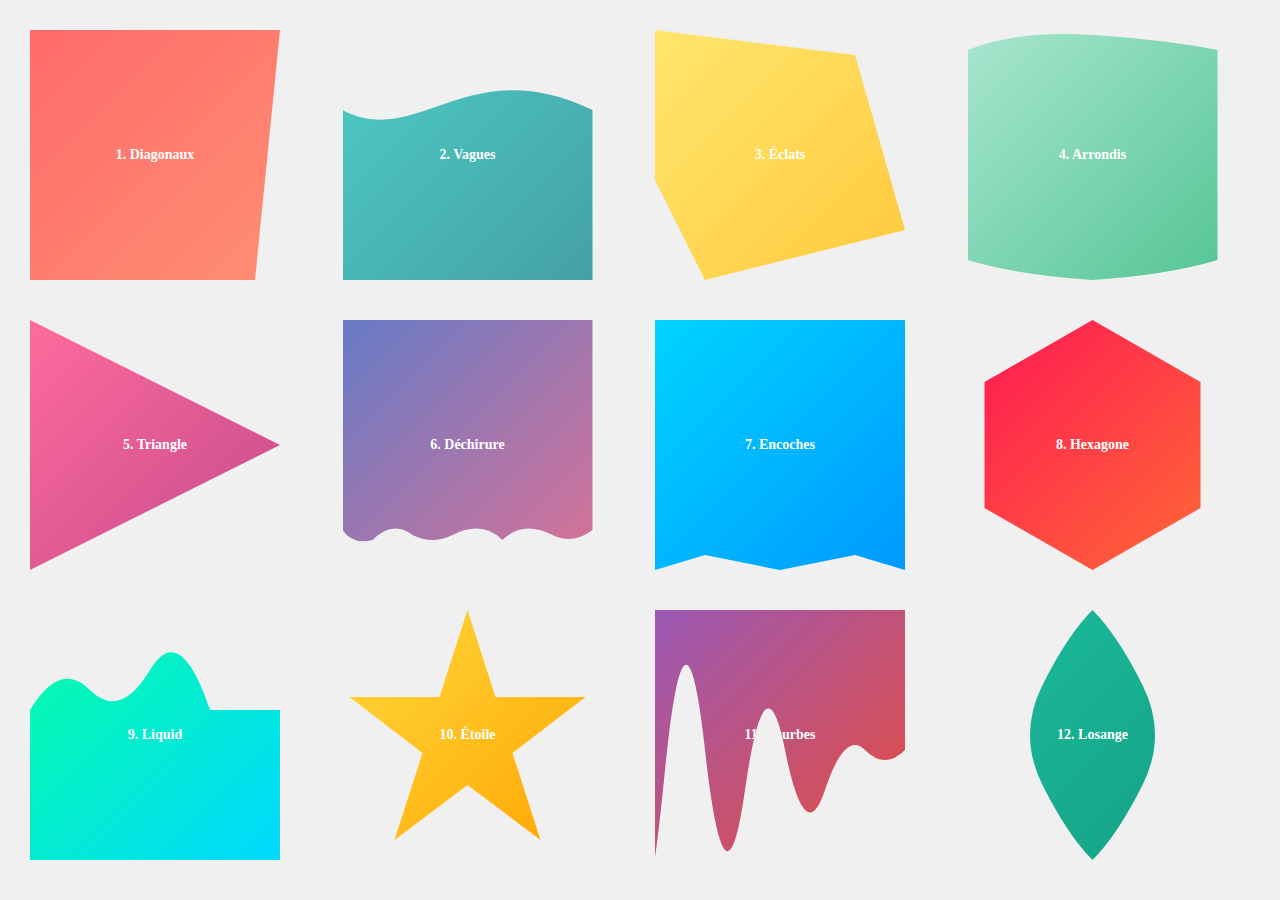
<file: templates/path.html>
<!DOCTYPE html>
<html lang="fr">
<head>
    <meta charset="UTF-8">
    <meta name="viewport" content="width=device-width, initial-scale=1.0">
    <title>Clip-Path Designs</title>
</head>
<style> 
* {
    margin: 0;
    padding: 0;
    box-sizing: border-box;
}

body{
    display: grid;
    grid-template-columns: repeat(auto-fit, minmax(280px, 1fr));
    gap: 30px;
    padding: 30px;
    background: #f0f0f0;
    min-height: 100vh;
}

.box {
    width: 250px;
    height: 250px;
    display: flex;
    align-items: center;
    justify-content: center;
    color: white;
    font-weight: bold;
    text-align: center;
    font-size: 14px;
    overflow: hidden;
}

/* 1. Blocs diagonaux asymétriques */
.box1 {
    background: linear-gradient(135deg, #FF6B6B, #FF8E72);
    clip-path: path('M0 0 L250 0 L225 250 L0 250 Z');
}

/* 2. Vagues organiques */
.box2 {
    background: linear-gradient(135deg, #4ECDC4, #44A0A8);
    clip-path: path('M0,80 C75,120 125,20 250,80 L250 250 L0 250 Z');
}

/* 3. Formes en éclats / fragments géométriques */
.box3 {
    background: linear-gradient(135deg, #FFE66D, #FFC93C);
    clip-path: path('M0 0 L200 25 L250 200 L50 250 L0 150 Z');
}

/* 4. Bords arrondis asymétriques */
.box4 {
    background: linear-gradient(135deg, #A8E6CF, #56C596);
    clip-path: path('M0 20 Q50 0 125 5 Q200 10 250 20 L250 230 Q200 245 125 250 Q50 245 0 230 Z');
}

/* 5. Formes en triangle ou flèche */
.box5 {
    background: linear-gradient(135deg, #FF6B9D, #C54B8C);
    clip-path: path('M0 0 L250 125 L0 250 Z');
}

/* 6. Effet de déchirure */
.box6 {
    background: linear-gradient(135deg, #667BC6, #DA7297);
    clip-path: path('M0 0 L250 0 L250 210 Q230 225 210 215 Q180 200 160 220 Q140 200 110 215 Q90 225 70 215 Q50 200 30 220 Q10 225 0 210 Z');
}

/* 7. Blocs avec encoches */
.box7 {
    background: linear-gradient(135deg, #00D4FF, #0099FF);
    clip-path: path('M0 0 L250 0 L250 250 L200 235 L125 250 L50 235 L0 250 Z');
}

/* 8. Formes hexagonales */
.box8 {
    background: linear-gradient(135deg, #FF1654, #FF6B35);
    clip-path: path('M125 0 L233 62 L233 188 L125 250 L17 188 L17 62 Z');
}

/* 9. Effet liquid ou goutte */
.box9 {
    background: linear-gradient(135deg, #06FFA5, #00D9FF);
    clip-path: path('M0 100 Q30 50 60 80 T120 60 T180 100 L250 100 L250 250 L0 250 Z');
}

/* 10. Formes en étoile */
.box10 {
    background: linear-gradient(135deg, #FFD93D, #FFA500);
    clip-path: path('M125 0 L153 87 L243 87 L170 143 L198 230 L125 175 L52 230 L80 143 L7 87 L97 87 Z');
}

/* 11. Conteneurs avec courbes multiples */
.box11 {
    background: linear-gradient(135deg, #9B59B6, #E74C3C);
    clip-path: path('M0 0 L250 0 L250 140 Q230 160 210 140 T170 180 T130 140 T90 180 T50 140 T10 160 T0 140 Z');
}

/* 12. Losange avec bords arrondis */
.box12 {
    background: linear-gradient(135deg, #1ABC9C, #16A085);
    clip-path: path('M125 0 Q150 25 175 75 Q200 125 175 175 Q150 225 125 250 Q100 225 75 175 Q50 125 75 75 Q100 25 125 0 Z');
}

.label {
    position: absolute;
    bottom: -30px;
    font-size: 12px;
    color: #333;
    width: 100%;
    text-align: center;
}

.container {
    position: relative;
}
</style>
<body>
    <div class="container">
        <div class="box box1">1. Diagonaux</div>
    </div>
    <div class="container">
        <div class="box box2">2. Vagues</div>
    </div>
    <div class="container">
        <div class="box box3">3. Éclats</div>
    </div>
    <div class="container">
        <div class="box box4">4. Arrondis</div>
    </div>
    <div class="container">
        <div class="box box5">5. Triangle</div>
    </div>
    <div class="container">
        <div class="box box6">6. Déchirure</div>
    </div>
    <div class="container">
        <div class="box box7">7. Encoches</div>
    </div>
    <div class="container">
        <div class="box box8">8. Hexagone</div>
    </div>
    <div class="container">
        <div class="box box9">9. Liquid</div>
    </div>
    <div class="container">
        <div class="box box10">10. Étoile</div>
    </div>
    <div class="container">
        <div class="box box11">11. Courbes</div>
    </div>
    <div class="container">
        <div class="box box12">12. Losange</div>
    </div>
</body>
</html>
</file>
